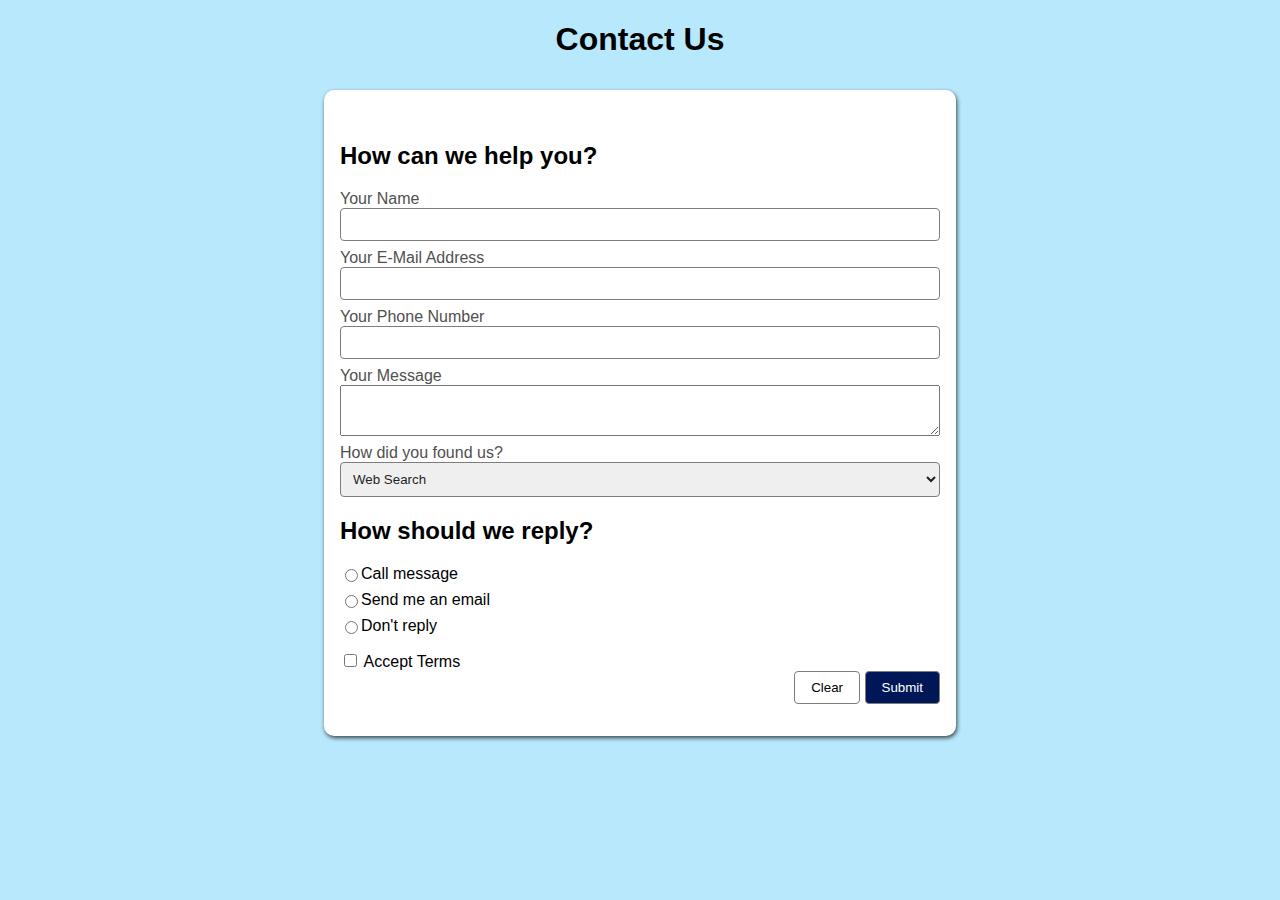
<file: Section10_Example/index.html>
<!DOCTYPE html>
<html lang="en">
  <head>
    <meta charset="UTF-8" />
    <meta name="viewport" content="width=device-width, initial-scale=1.0" />
    <link rel="stylesheet" href="./style.css" />
    <title>HTML Forms</title>
  </head>
  <body>
    <header><h1>Contact Us</h1></header>
    <main>
      <form action="/user-data" method="">
        <section>
          <h2>How can we help you?</h2>
          <ul>
            <li>
              <label for="username">Your Name</label>
              <input type="text" name="username" id="username" required />
            </li>
            <li>
              <label for="email">Your E-Mail Address</label>
              <input type="email" name="email" id="email" required />
            </li>
            <li>
              <label for="phonenumber">Your Phone Number</label>
              <input type="tel" name="phonenumber" id="phonenumber" required />
            </li>
            <li>
              <label for="message">Your Message</label>
              <textarea
                name="message"
                id="message"
                cols="30"
                rows="3"
              ></textarea>
            </li>
            <li>
              <label for="found">How did you found us?</label>
              <select name="found" id="found">
                <option value="search">Web Search</option>
                <option value="friend">Friend</option>
                <option value="ads">Ads</option>
              </select>
            </li>
          </ul>
        </section>
        <section class="reply-methods">
          <h2>How should we reply?</h2>
          <ul>
            <li>
              <input type="radio" name="reply" id="reply-call" />Call message
            </li>
            <li>
              <input type="radio" name="reply" id="reply-email" />Send me an
              email
            </li>
            <li>
              <input type="radio" name="reply" id="reply-none" />Don't reply
            </li>
          </ul>
        </section>
        <section>
          <input type="checkbox" name="accept-terms" id="accept-terms" />
          <label for="accept-terms">Accept Terms</label>
        </section>
        <section class="form-actions">
          <button type="reset">Clear</button>
          <button type="submit">Submit</button>
        </section>
      </form>
    </main>
  </body>
</html>
</file>
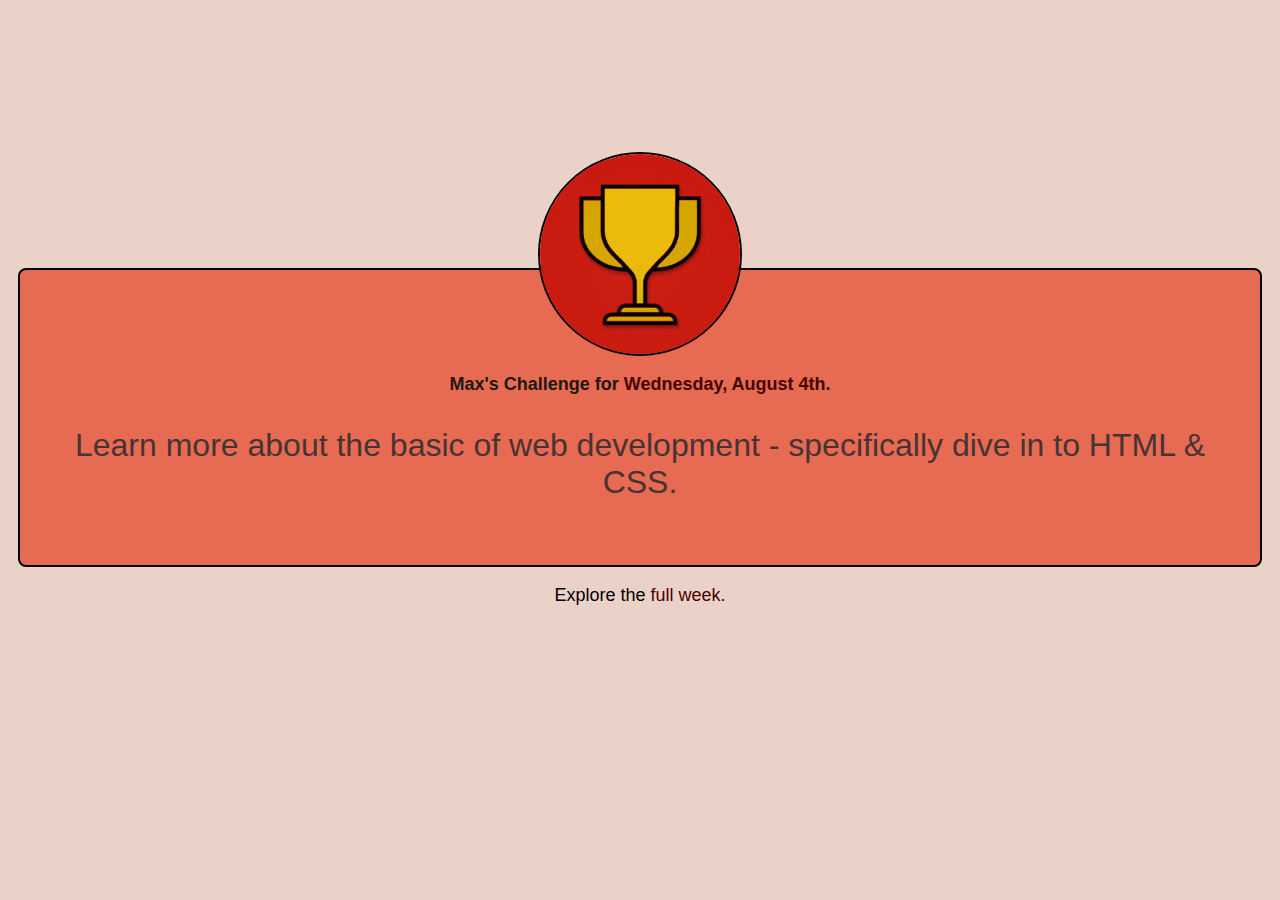
<file: Section3_Challenge/index.html>
<!DOCTYPE html>
<html lang="en">
  <head>
    <meta charset="UTF-8" />
    <meta http-equiv="X-UA-Compatible" content="IE=edge" />
    <meta name="viewport" content="width=device-width, initial-scale=1.0" />
    <title>First Challenge</title>
    <link rel="stylesheet" href="./style.css" />
  </head>
  <body>
    <header></header>
    <main>
      <div class="container">
        <div class="challenge-image__wrapper">
          <img src="./challenges-trophy.jpg" alt="" />
        </div>
        <h3 class="challenge-header">
          Max's Challenge for <span>Wednesday, August 4th</span>.
        </h3>
        <p class="challenge-content">
          Learn more about the basic of web development - specifically dive in
          to HTML & CSS.
        </p>
      </div>
    </main>
    <footer>
      <p class="challenge-footer">Explore the <span>full week.</span></p>
    </footer>
  </body>
</html>
</file>
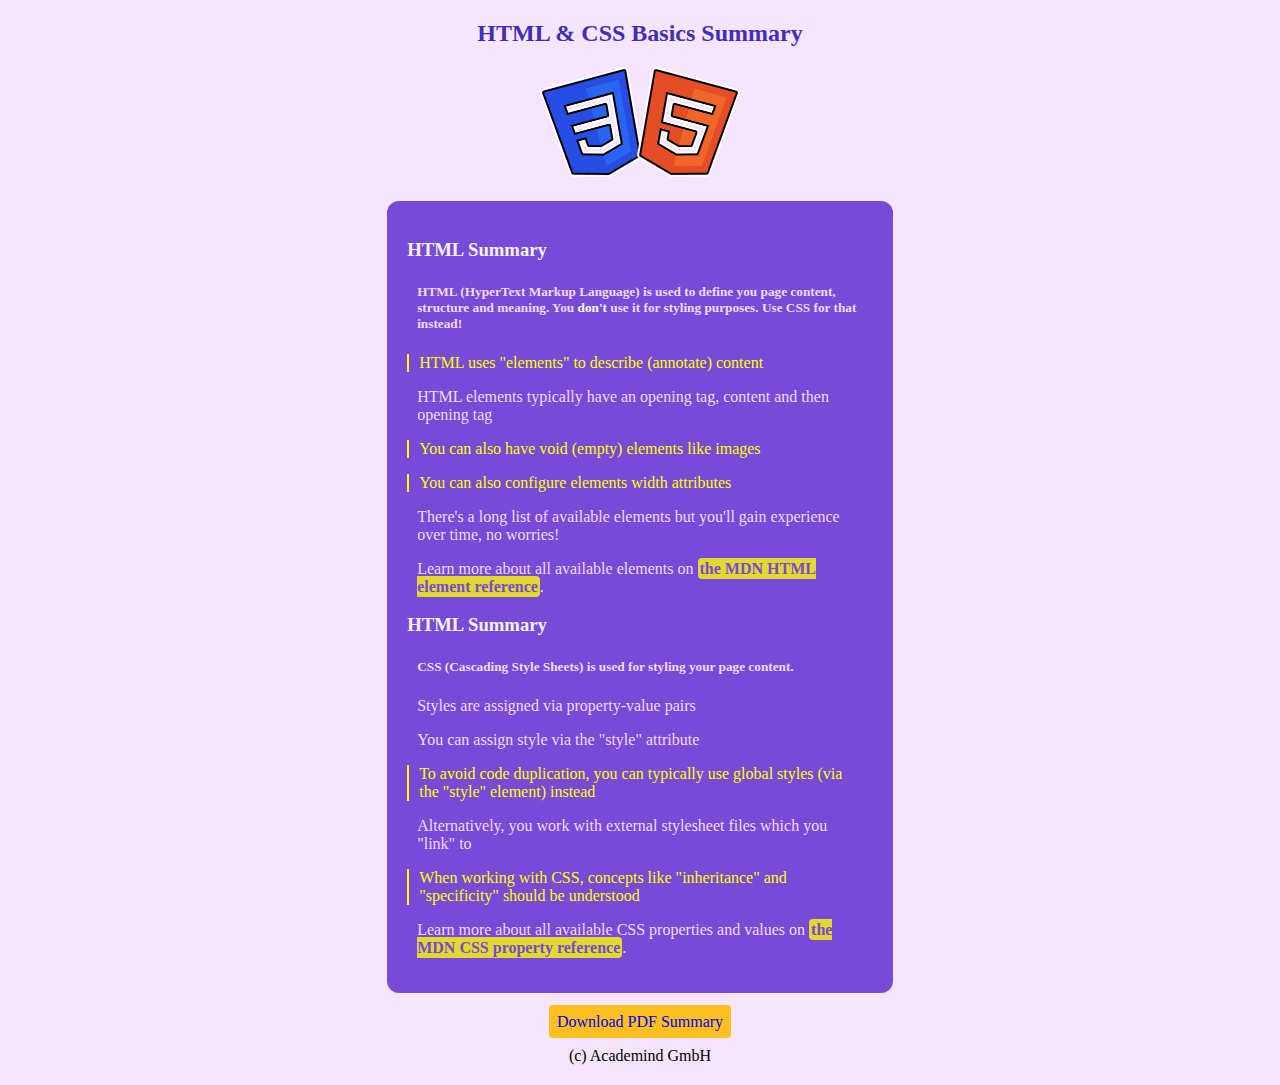
<file: Section4_Challenge/index.html>
<!DOCTYPE html>
<html lang="en">
  <head>
    <meta charset="UTF-8" />
    <meta http-equiv="X-UA-Compatible" content="IE=edge" />
    <meta name="viewport" content="width=device-width, initial-scale=1.0" />
    <title>HTML & CSS Basics Summary</title>
    <link rel="stylesheet" href="./style.css">
  </head>
  <body>
    <header>
      <h2 class="header-title">HTML & CSS Basics Summary</h2>
      <div class="header-logo__wrapper">
        <img src="./html-css.png" alt="" class="header-logo__image" />
      </div>
    </header>
    <main>
      <section>
        <h3>HTML Summary</h3>
        <h5>
          HTML (HyperText Markup Language) is used to define you page content,
          structure and meaning. You <span class="white-text">don't</span> use it for styling purposes. Use CSS for that instead!</h5>
        </h5>
        <p class="yellow-text yellow-left-border">HTML uses "elements" to describe (annotate) content</p>
        <p>HTML elements typically have an opening tag, content and then opening tag</p>
        <p class="yellow-text yellow-left-border">You can also have void (empty) elements like images</p>
        <p class="yellow-text yellow-left-border">You can also configure elements width attributes</p>
        <p>There's a long list of available elements but you'll gain experience over time, no worries!</p>
        <p>Learn more about all available elements on <a href="#">the MDN HTML element reference</a>.<p>
      </section>
      <section>
        <h3>HTML Summary</h3>
        <h5>
          CSS (Cascading Style Sheets) is used for styling your page content.</h5>
        </h5>
        <p>Styles are assigned via property-value pairs</p>
        <p>You can assign style via the "style" attribute</p>
        <p class="yellow-text yellow-left-border">To avoid code duplication, you can typically use global styles (via the "style" element) instead</p>
        <p>Alternatively, you work with external stylesheet files which you "link" to</p>
        <p class="yellow-text yellow-left-border">When working with CSS, concepts like "inheritance" and "specificity" should be understood</p>
        <p>Learn more about all available CSS properties and values on <a href="#">the MDN CSS property reference</a>.<p>
      </section>
    </main>
    <footer>
        <a href="./html-css-basics-summary.pdf" target="_blank">Download PDF Summary</a>
        <p>(c) Academind GmbH</p>
    </footer>
  </body>
</html>
</file>
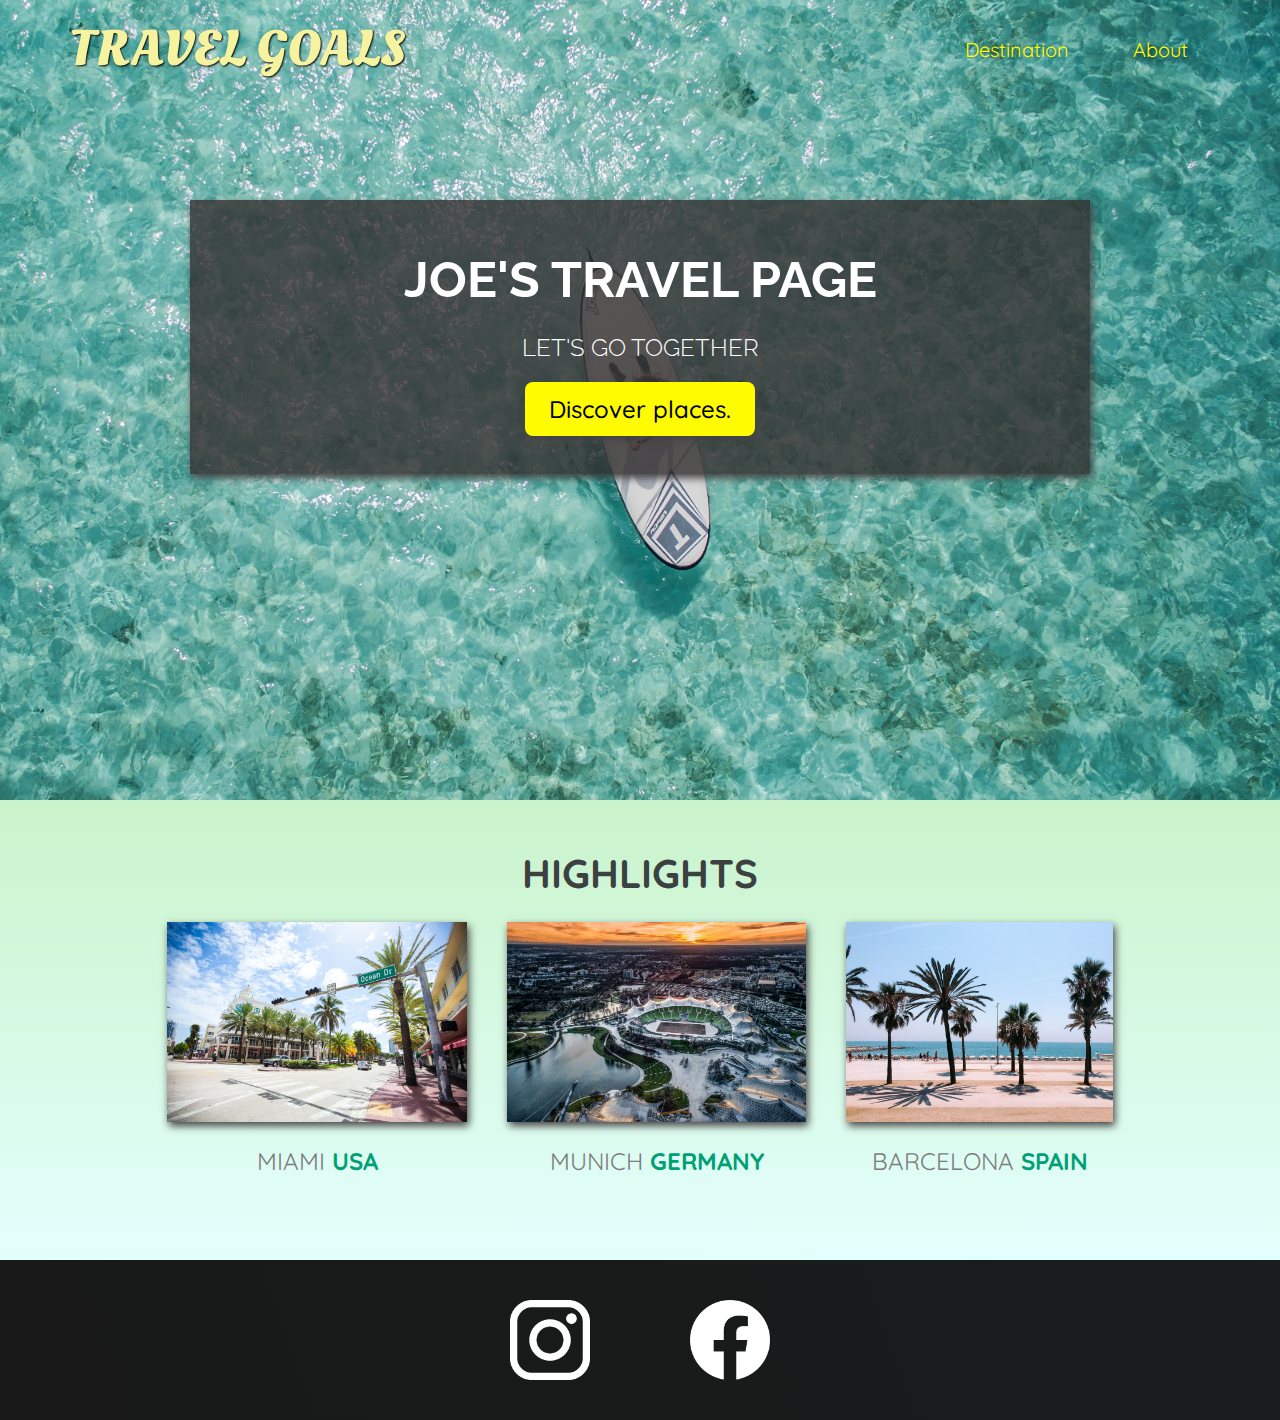
<file: Section7_Project/index.html>
<!DOCTYPE html>
<html lang="en">
  <head>
    <meta charset="UTF-8" />
    <meta http-equiv="X-UA-Compatible" content="IE=edge" />
    <meta name="viewport" content="width=device-width, initial-scale=1.0" />
    <link
      href="https://fonts.googleapis.com/css2?family=Raleway:wght@700&family=Oleo+Script:wght@700&family=Quicksand:wght@300;500;700&display=swap"
      rel="stylesheet"
    />
    <link rel="stylesheet" href="./shared.css" />
    <link rel="stylesheet" href="./style.css" />
    <title>Travel Goals</title>
  </head>
  <body>
    <header>
      <div id="page-logo">
        <a href="./index.html">Travel Goals</a>
      </div>
      <nav>
        <ul>
          <li><a href="./places.html">Destination</a></li>
          <li><a href="./about.html">About</a></li>
        </ul>
      </nav>
    </header>
    <main>
      <section id="hero">
        <div id="hero-content">
          <h1>Joe's Travel Page</h1>
          <p>Let's go together</p>
          <a href="./places.html">Discover places.</a>
        </div>
      </section>
      <section id="highlights">
        <h2>Highlights</h2>
        <ul id="destinations">
          <li class="destination">
            <img
              src="./images/places/miami.jpg"
              alt="Miami street on a sunny day"
            />
            <p>Miami <strong>USA</strong></p>
          </li>
          <li class="destination">
            <img
              src="./images/places/munich.jpg"
              alt="Munich stadium in winter"
            />
            <p>Munich <strong>Germany</strong></p>
          </li>
          <li class="destination">
            <img
              src="./images/places/barcelona.jpg"
              alt="Palm beach in Barcelona"
            />
            <p>Barcelona <strong>Spain</strong></p>
          </li>
        </ul>
      </section>
    </main>
    <footer>
      <ul>
        <li>
          <a href="https://instagram.com/"
            ><img src="./images/icons/insta.png" alt="Instagram logo"
          /></a>
        </li>
        <li>
          <a href="https://facebook.com/"
            ><img src="./images/icons/facebook.png" alt="Facebook logo"
          /></a>
        </li>
      </ul>
    </footer>
  </body>
</html>
</file>
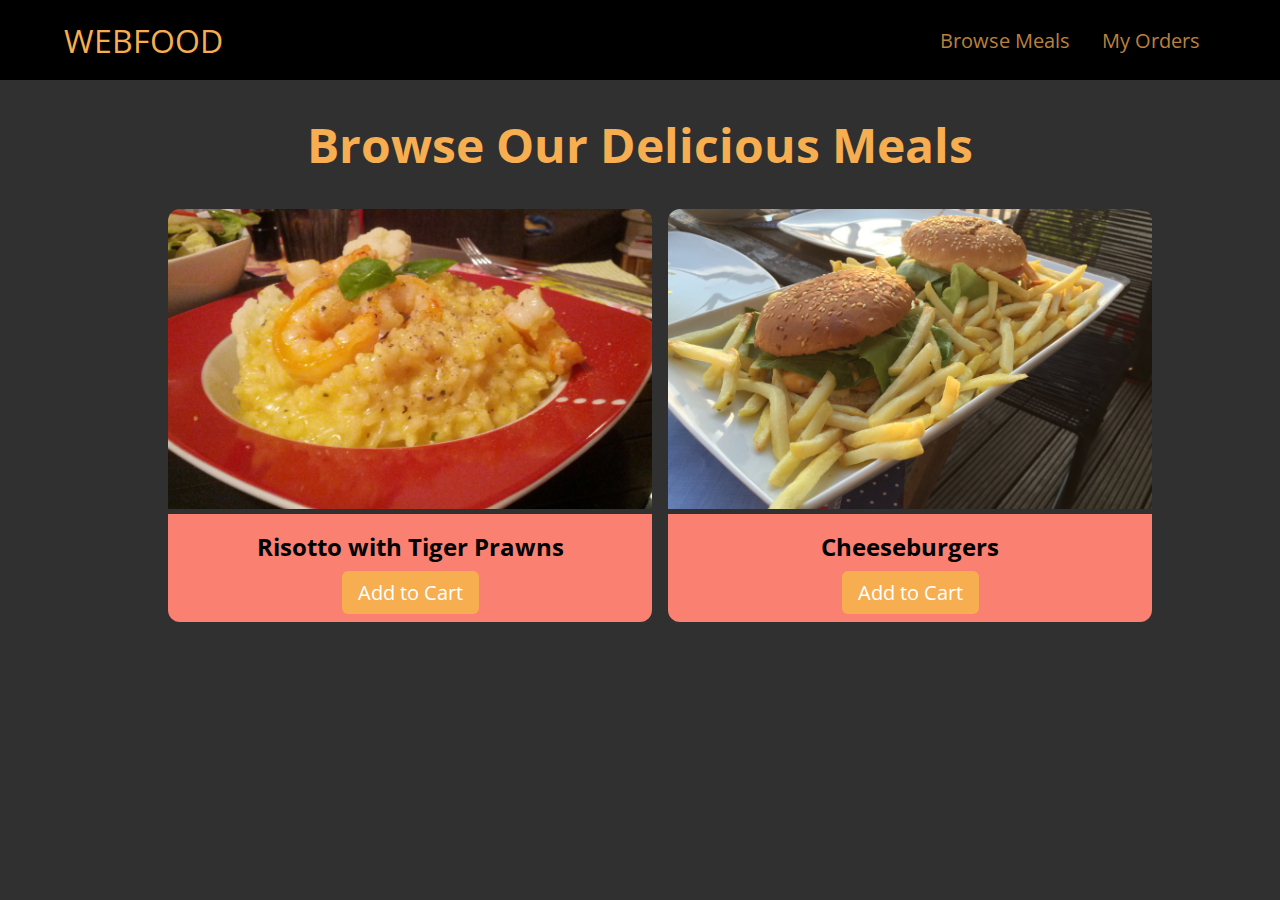
<file: Section8_Project/index.html>
<!DOCTYPE html>
<html lang="en">
  <head>
    <meta charset="UTF-8" />
    <meta http-equiv="X-UA-Compatible" content="IE=edge" />
    <meta name="viewport" content="width=device-width, initial-scale=1.0" />
    <title>WebFood</title>
    <link rel="preconnect" href="https://fonts.gstatic.com" />
    <link
      href="https://fonts.googleapis.com/css2?family=Open+Sans:wght@400;700&display=swap"
      rel="stylesheet"
    />
    <link rel="stylesheet" href="./style.css" />
    <link rel="stylesheet" href="./responsive.css" />
  </head>
  <body>
    <header id="main-header">
      <a href="./index.html" id="logo">WebFood</a>
      <nav>
        <ul>
          <li>
            <a href="">Browse Meals</a>
          </li>
          <li>
            <a href="">My Orders</a>
          </li>
        </ul>
      </nav>
      <a href="#side-drawer" class="menu-button">
        <span></span>
        <span></span>
        <span></span>
      </a>
    </header>
    <aside id="side-drawer">
      <header>
        <a href="#" class="menu-button">
          <span></span>
          <span></span>
          <span></span>
        </a>
      </header>
      <nav>
        <ul>
          <li>
            <a href="">Browse Meals</a>
          </li>
          <li>
            <a href="">My Orders</a>
          </li>
        </ul>
      </nav>
    </aside>
    <main>
      <h1>Browse Our Delicious Meals</h1>
      <section id="latest-products">
        <ul>
          <li class="food-item">
            <article>
              <img
                src="./images/risotto.jpg"
                alt="Delicious risotto with tiger prawns"
              />
              <div class="food-item-content">
                <h2>Risotto with Tiger Prawns</h2>
                <a href="#" class="btn">Add to Cart</a>
              </div>
            </article>
          </li>
          <li class="food-item">
            <article>
              <img
                src="./images/cheeseburgers.jpg"
                alt="Classic cheeseburgers with fries"
              />
              <div class="food-item-content">
                <h2>Cheeseburgers</h2>
                <a href="#" class="btn">Add to Cart</a>
              </div>
            </article>
          </li>
        </ul>
      </section>
    </main>
  </body>
</html>
</file>
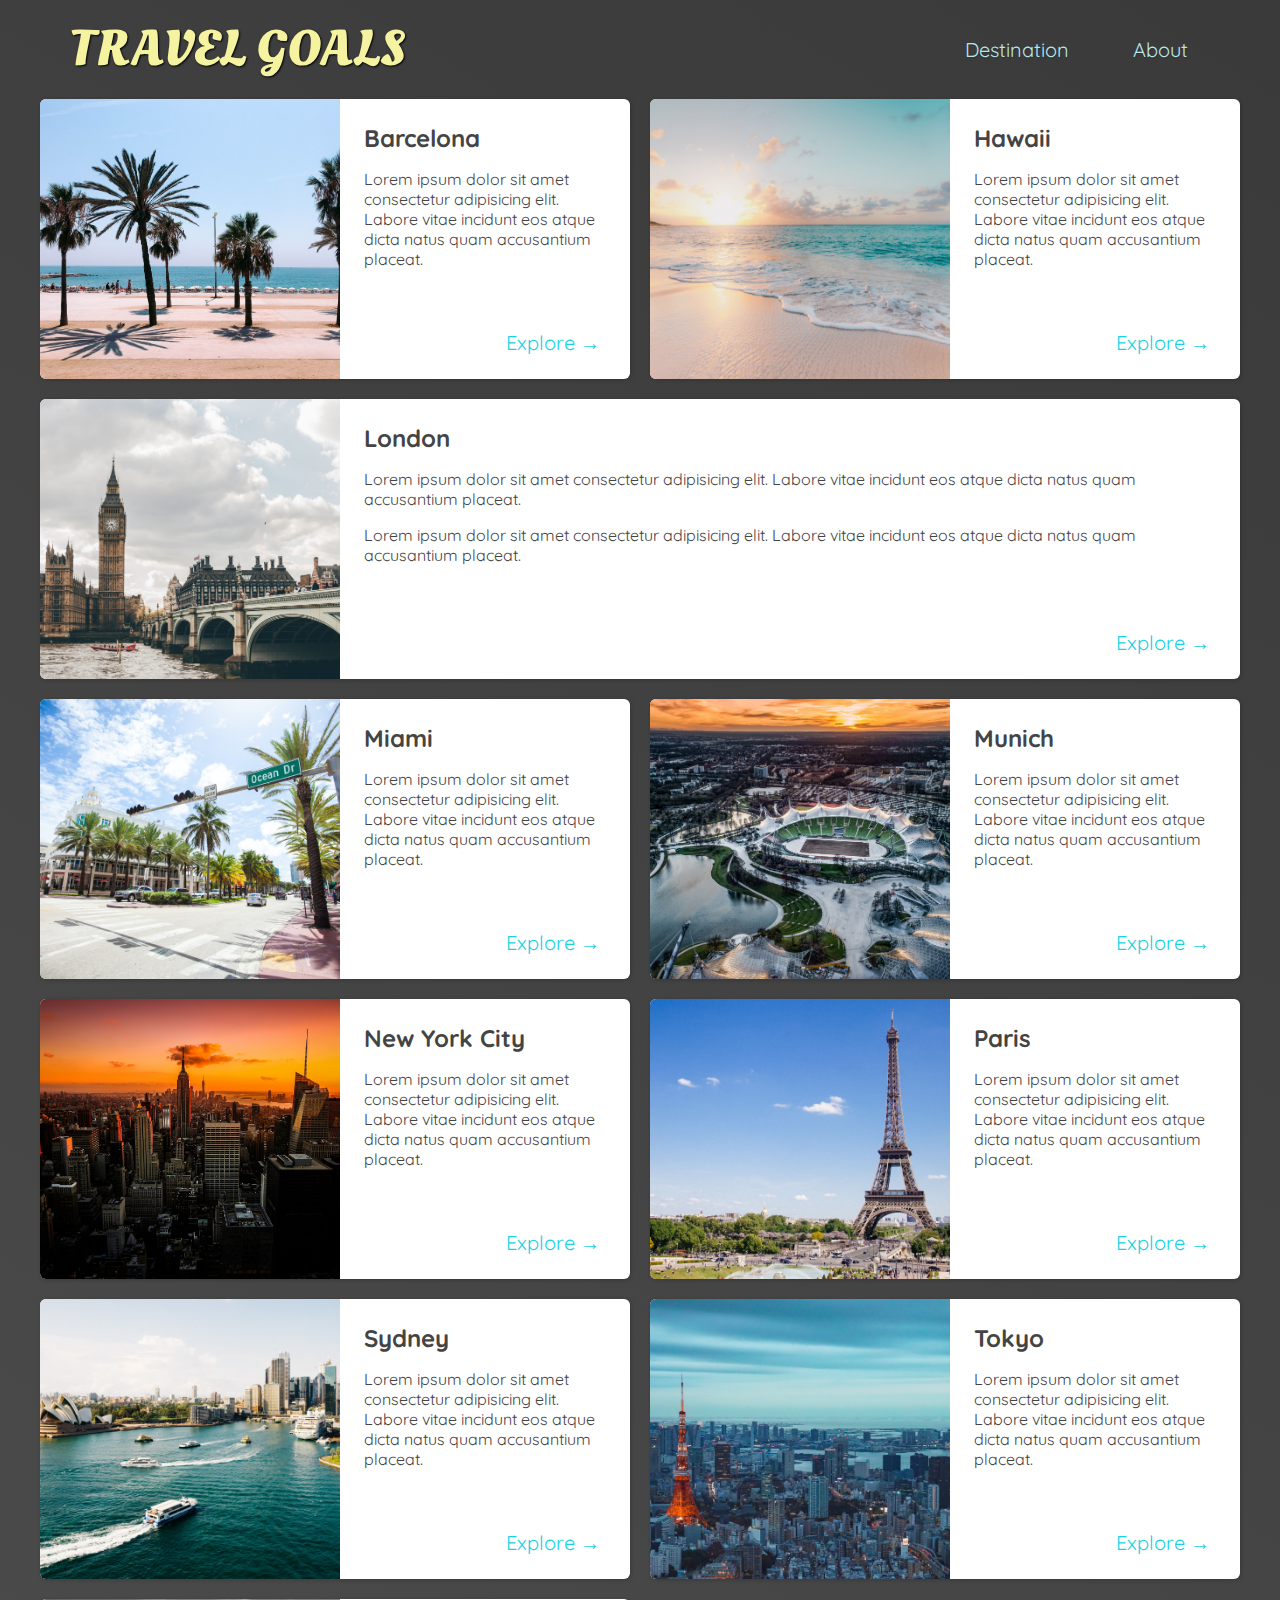
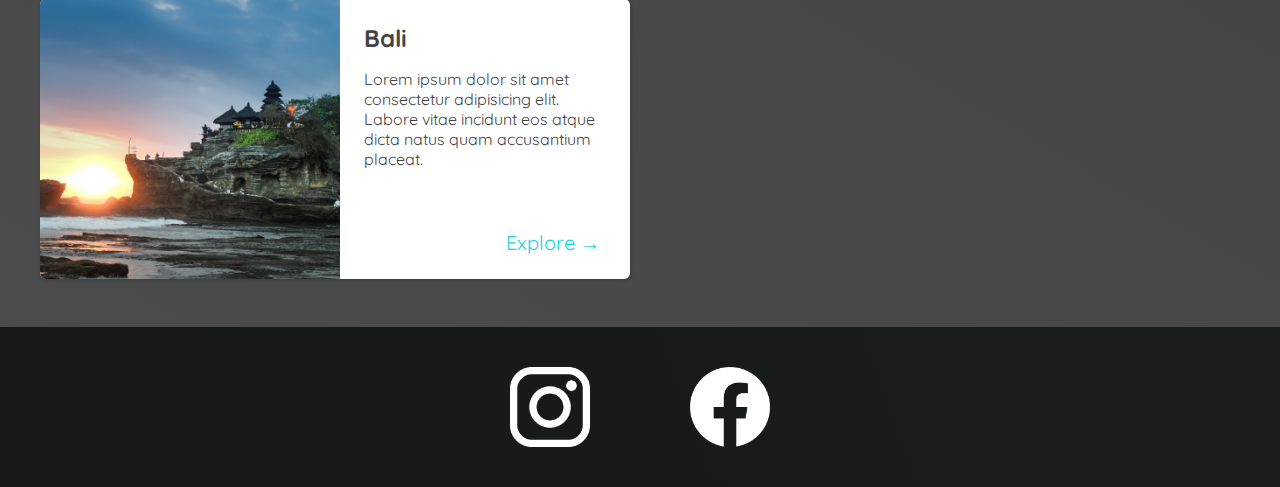
<file: Section7_Project/places.html>
<!DOCTYPE html>
<html lang="en">
  <head>
    <meta charset="UTF-8" />
    <meta http-equiv="X-UA-Compatible" content="IE=edge" />
    <meta name="viewport" content="width=device-width, initial-scale=1.0" />
    <link
      href="https://fonts.googleapis.com/css2?family=Raleway:wght@700&family=Oleo+Script:wght@700&family=Quicksand:wght@300;500;700&display=swap"
      rel="stylesheet"
    />
    <link rel="stylesheet" href="./shared.css" />
    <link rel="stylesheet" href="./places.css" />
    <title>Document</title>
  </head>
  <body>
    <header>
      <div id="page-logo">
        <a href="./index.html">Travel Goals</a>
      </div>
      <nav>
        <ul>
          <li><a href="./places.html">Destination</a></li>
          <li><a href="./about.html">About</a></li>
        </ul>
      </nav>
    </header>
    <main>
      <ul>
        <li>
          <img src="images/places/barcelona.jpg" alt="City of Barcelona" />
          <div class="item-content">
            <div>
              <h2>Barcelona</h2>
              <p>
                Lorem ipsum dolor sit amet consectetur adipisicing elit. Labore
                vitae incidunt eos atque dicta natus quam accusantium placeat.
              </p>
            </div>
            <div class="actions">
              <a href="https://en.wikipedia.org/wiki/Barcelona">Explore &#x2192</a>
            </div>
          </div>
        </li>
        <li>
          <img src="images/places/hawaii.jpg" alt="Hawaii beach" />
          <div class="item-content">
            <div>
              <h2>Hawaii</h2>
              <p>
                Lorem ipsum dolor sit amet consectetur adipisicing elit. Labore
                vitae incidunt eos atque dicta natus quam accusantium placeat.
              </p>
            </div>
            <div class="actions">
              <a href="hhttps://en.wikipedia.org/wiki/Hawaii">Explore &#x2192</a>
            </div>
          </div>
        </li>
        <li>
          <img src="images/places/london.jpg" alt="London city" />
          <div class="item-content">
            <div>
              <h2>London</h2>
              <p>
                Lorem ipsum dolor sit amet consectetur adipisicing elit. Labore
                vitae incidunt eos atque dicta natus quam accusantium placeat.
              </p>
              <p>
                Lorem ipsum dolor sit amet consectetur adipisicing elit. Labore
                vitae incidunt eos atque dicta natus quam accusantium placeat.
              </p>
            </div>
            <div class="actions">
              <a href="https://en.wikipedia.org/wiki/London">Explore &#x2192</a>
            </div>
          </div>
        </li>
        <li>
          <img src="images/places/miami.jpg" alt="Miami streets" />
          <div class="item-content">
            <div>
              <h2>Miami</h2>
              <p>
                Lorem ipsum dolor sit amet consectetur adipisicing elit. Labore
                vitae incidunt eos atque dicta natus quam accusantium placeat.
              </p>
            </div>
            <div class="actions">
              <a href="https://en.wikipedia.org/wiki/Miami">Explore &#x2192</a>
            </div>
          </div>
        </li>
        <li>
          <img src="images/places/munich.jpg" alt="Munich football stadium" />
          <div class="item-content">
            <div>
              <h2>Munich</h2>
              <p>
                Lorem ipsum dolor sit amet consectetur adipisicing elit. Labore
                vitae incidunt eos atque dicta natus quam accusantium placeat.
              </p>
            </div>
            <div class="actions">
              <a href="https://en.wikipedia.org/wiki/Munich">Explore &#x2192</a>
            </div>
          </div>
        </li>
        <li>
          <img src="images/places/new-york-city.jpg" alt="New York City skyline" />
          <div class="item-content">
            <div>
              <h2>New York City</h2>
              <p>
                Lorem ipsum dolor sit amet consectetur adipisicing elit. Labore
                vitae incidunt eos atque dicta natus quam accusantium placeat.
              </p>
            </div>
            <div class="actions">
              <a href="https://en.wikipedia.org/wiki/New_York_City"
                >Explore &#x2192</a
              >
            </div>
          </div>
        </li>
        <li>
          <img src="images/places/paris.jpg" alt="Paris city" />
          <div class="item-content">
            <div>
              <h2>Paris</h2>
              <p>
                Lorem ipsum dolor sit amet consectetur adipisicing elit. Labore
                vitae incidunt eos atque dicta natus quam accusantium placeat.
              </p>
            </div>
            <div class="actions">
              <a href="https://en.wikipedia.org/wiki/Paris">Explore &#x2192</a>
            </div>
          </div>
        </li>
        <li>
          <img src="images/places/sydney.jpg" alt="Sydney beach" />
          <div class="item-content">
            <div>
              <h2>Sydney</h2>
              <p>
                Lorem ipsum dolor sit amet consectetur adipisicing elit. Labore
                vitae incidunt eos atque dicta natus quam accusantium placeat.
              </p>
            </div>
            <div class="actions">
              <a href="https://en.wikipedia.org/wiki/Sydney">Explore &#x2192</a>
            </div>
          </div>
        </li>
        <li>
          <img src="images/places/tokyo.jpg" alt="Tokyo skyline" />
          <div class="item-content">
            <div>
              <h2>Tokyo</h2>
              <p>
                Lorem ipsum dolor sit amet consectetur adipisicing elit. Labore
                vitae incidunt eos atque dicta natus quam accusantium placeat.
              </p>
            </div>
            <div class="actions">
              <a href="https://en.wikipedia.org/wiki/Tokyo">Explore &#x2192</a>
            </div>
          </div>
        </li>
        <li>
          <img src="images/places/bali.jpg" alt="Bali beach" />
          <div class="item-content">
            <div>
              <h2>Bali</h2>
              <p>
                Lorem ipsum dolor sit amet consectetur adipisicing elit. Labore
                vitae incidunt eos atque dicta natus quam accusantium placeat.
              </p>
            </div>
            <div class="actions">
              <a href="https://en.wikipedia.org/wiki/Bali">Explore &#x2192</a>
            </div>
          </div>
        </li>
      </ul>
    </main>
    <footer>
      <ul>
        <li>
          <a href="https://instagram.com/"
            ><img src="./images/icons/insta.png" alt="Instagram logo"
          /></a>
        </li>
        <li>
          <a href="https://facebook.com/"
            ><img src="./images/icons/facebook.png" alt="Facebook logo"
          /></a>
        </li>
      </ul>
    </footer>
  </body>
</html>
</file>
<file: Section10_Example/style.css>
:root {
  --color-primary-400: rgb(125, 125, 125);
  --color-primary-600: rgb(80, 80, 80);
  --color-primary-900: rgb(31, 31, 31);
}
body {
  font-family: Sans-serif;
  background-color: rgb(183, 232, 252);
}
header h1 {
  text-align: center;
}
form {
  width: 600px;

  padding: 2rem 1rem;
  margin: 2rem auto;

  background-color: #fff;
  box-shadow: 1px 2px 4px rgba(0, 0, 0, 0.7);
  border-radius: 10px;
}
form ul {
  list-style: none;
  padding: 0;
  margin: 0;
}
form ul li {
  display: flex;
  flex-direction: column;
  margin-top: 0.5rem;
}
form ul li h2 {
  color: var(--color-primary-900);
}
form ul li label {
  color: var(--color-primary-600);
}
form ul li input {
  color: var(--color-primary-600);
  padding: 0.5rem;
  outline: none;
  border: 0.5px solid var(--color-primary-400);
  border-radius: 4px;
}
form ul li select {
  color: var(--color-primary-900);
  padding: 0.5rem;
  outline: none;
  border: 0.5px solid var(--color-primary-400);
  border-radius: 4px;
}

.reply-methods {
  margin: 1rem 0;
}
.reply-methods li {
  display: flex;
  flex-direction: row;
}
.form-actions {
  text-align: right;
}
.form-actions button {
  padding: 0.5rem 1rem;
  border-radius: 4px;
  border: 0.5px solid var(--color-primary-400);
}
.form-actions button[type="reset"] {
  background-color: #fff;
}
.form-actions button[type="submit"] {
  background-color: rgb(0, 23, 87);
  color: white;
}
</file>
<file: Section3_Challenge/style.css>
body {
  padding: 10px;
  background-color: rgb(235, 210, 200);
  font-family: "Gill Sans", "Gill Sans MT", Calibri, "Trebuchet MS", sans-serif;

  display: flex;
  flex-direction: column;
  align-items: center;
  text-align: center;
}
main,
footer {
  display: flex;
}
.container {
  margin-top: 250px;
  background-color: rgb(231, 107, 82);
  padding: 2rem;

  border: 2px solid black;
  border-radius: 8px;
}
.challenge-image__wrapper {
  /* margin-top: -50%; */
  display: flex;
  align-items: center;
  justify-content: center;
}
.challenge-image__wrapper img {
  margin-top: -150px;
  border: 2px solid black;
  border-radius: 50%;
  width: 200px;
}

.challenge-header {
  font-size: 18px;
  color: hsl(15, 23%, 10%);
}
.challenge-header span {
  font-size: 18px;
  color: hsl(2, 97%, 14%);
}
.challenge-content {
  font-size: 32px;
  color: hsl(357, 16%, 24%);
}
.challenge-footer,
.challenge-footer span {
  font-size: 18px;
}
.challenge-footer span {
  color: hsl(2, 97%, 14%);
}
</file>
<file: Section4_Challenge/style.css>
a {
  text-decoration: none;
}
body {
  text-align: center;
  background-color: rgb(245, 229, 255);
}
header h2 {
  color: rgb(68, 44, 187);
}

header .header-logo__wrapper img {
  width: 200px;
}
main {
  background-color: rgb(119, 74, 216);
  border-radius: 12px;
  padding: 20px;
  text-align: left;
  margin: 0 30%;
}
section h3 {
  color: rgb(245, 241, 254);
}
section p,
h5 {
  color: rgb(241, 220, 255);
  padding: 0 10px;
}
section a {
  color: rgb(119, 74, 216);
  background-color: #ffff00c9;
  padding: 2px;
  border-radius: 4px;
  font-weight: 900;
}
header,
footer {
  margin: 20px 0;
}
footer a {
  padding: 8px;
  border-radius: 4px;
  background-color: rgb(255, 191, 28);
}
.yellow-text {
  color: yellow;
}
.yellow-left-border {
  border-left: 2px solid yellow;
}
.white-text {
  color: white;
}
</file>
<file: Section7_Project/shared.css>
body {
  font-family: "Quicksand", sans-serif;
  margin: 0;
}

#page-logo a {
  padding: 10px;

  font-family: "Oleo Script", sans-serif;
  font-weight: 800;
  font-size: 50px;

  color: rgb(245, 243, 160);
  text-decoration: none;
  text-transform: uppercase;
  text-shadow: 1px 1px 2px rgb(0, 0, 0);
}

ul {
  list-style: none;
  margin: 0;
  padding: 0;
}
header {
  display: flex;
  justify-content: space-between;
  align-items: center;
  padding: 15px 60px;
  position: absolute;
  width: 100%;
  box-sizing: border-box;
}
header ul {
  display: flex;
  justify-content: space-evenly;
}
header li {
  margin: 20px;
}
header a {
  color: rgb(255, 251, 0);
  text-decoration: none;
  font-size: 20px;
  padding: 12px;
  text-shadow: 1px 1px 2px rgba(0, 0, 0, 0.2);
  border-radius: 6px;
}
header nav a:hover {
  color: rgb(77, 77, 77);
  background-color: rgb(255, 251, 0);
}

footer {
  background: linear-gradient(70deg, rgb(24, 24, 24), rgb(25, 29, 29));
}

footer ul {
  display: flex;
  justify-content: center;
  padding: 40px;
}

footer li {
  width: 80px;
  height: 80px;
  margin: 0 50px;
}

footer img {
  width: 100%;
  height: 100%;
}
</file>
<file: Section7_Project/style.css>
#hero {
  background-image: url(./images/places/ocean.jpg);
  background-position: center;
  background-size: cover;

  height: 800px;
}
#hero-content {
  width: 900px;
  margin: 0 auto;
  padding: 50px 0;

  background-color: rgba(51, 47, 47, 0.8);
  box-shadow: 2px 4px 8px rgb(68, 67, 67);

  text-align: center;

  position: relative;
  top: 200px;
}

#hero-content h1 {
  color: white;
  text-transform: uppercase;
  font-size: 50px;
  font-family: "Raleway", sans-serif;
  margin: 0;
}
#hero-content p {
  color: white;
  text-transform: uppercase;
  font-family: "Raleway", sans-serif;
  font-weight: 300;
  font-size: 24px;
  margin-bottom: 32px;
}
#hero-content a {
  text-decoration: none;
  background-color: rgb(255, 251, 0);
  padding: 12px 24px;
  border-radius: 8px;

  box-shadow: 2px 4px 8px rgb(68, 67, 67);
  color: black;

  font-size: 24px;
  font-weight: 500;
}

#highlights {
  padding: 24px;
  background: linear-gradient(0deg, rgb(227, 255, 253), rgba(202, 243, 203));
}

#highlights h2 {
  text-transform: uppercase;
  text-align: center;
  font-size: 40px;
  color: rgb(59, 65, 64);
  margin: 24px 0;
}

#destinations {
  display: flex;
  width: 90%;
  margin: auto;
  margin-bottom: 40px;
  justify-content: center;
}

.destination {
  margin: 0 20px;
  text-transform: uppercase;
}

.destination img {
  height: 200px;
  width: 100%;
  box-shadow: 2px 4px 8px rgb(68, 67, 67);
  object-fit: cover;
}

.destination p {
  text-align: center;
  font-size: 24px;
  color: rgb(123, 123, 123);
  margin: 20px 0;
}

.destination strong {
  color: rgb(0, 160, 117);
}
</file>
<file: Section8_Project/style.css>
body {
  font-family: "Open Sans", sans-serif;
  margin: 0;
  text-align: center;
  background-color: rgb(48, 48, 48);
}
ul {
  list-style: none;
}
a {
  text-decoration: none;
}
#main-header {
  height: 5rem;
  display: flex;
  justify-content: space-between;
  align-items: center;
  background-color: black;
  color: rgb(247, 174, 80);
  padding: 0 5%;
}
#logo {
  font-size: 2rem;
  text-transform: uppercase;
  color: rgb(247, 174, 80);
}
.menu-button {
  width: 3rem;
  height: 3rem;

  display: flex;
  flex-direction: column;
  justify-content: space-around;
}
.menu-button span {
  width: 100%;
  height: 3px;
  background-color: white;
}
#main-header ul {
  display: flex;
}
#main-header li {
  margin: 0 1rem;
}
#main-header nav a {
  font-size: 1.25rem;
  color: rgba(247, 175, 80, 0.753);
}
#main-header nav a:hover,
#main-header nav a:active {
  color: rgb(247, 174, 80);
}
.menu-button {
  display: none;
}
#side-drawer {
  width: 100%;
  height: 100%;
  background-color: rgb(29, 26, 27);
  position: fixed;
  top: 0;
  left: 0;
  display: none;
}
#side-drawer:target {
  display: block;
}
#side-drawer header {
  height: 5rem;
  display: flex;
  justify-content: flex-end;
  align-items: center;
  padding: 0 5%;
}
#side-drawer ul {
  list-style: none;
  margin: 0;
  padding: 4rem 1rem;
  display: flex;
  flex-direction: column;
  align-items: center;
}
#side-drawer li {
  margin: 1rem 0;
}
#side-drawer li a {
  color: rgb(253, 239, 213);
  font-size: 2.5rem;
}

main h1 {
  font-size: 3rem;
  color: rgb(247, 174, 80);
}

#latest-products {
  width: 80%;
  margin: 2rem auto;
}
#latest-products ul {
  display: grid;
  grid-template-columns: 1fr 1fr;
  gap: 1rem;
}
.food-item {
  overflow: hidden;
  border-radius: 12px;
}
.food-item-content {
  background-color: salmon;
  padding: 1rem;
}
.food-item img {
  height: 300px;
  width: 100%;
  object-fit: cover;
}
.food-item h2 {
  margin: 0 0 1rem 0;
}
.food-item-content .btn {
  color: white;
  background-color: rgb(247, 174, 80);
  padding: 0.5rem 1rem;
  border-radius: 6px;
  font-size: 1.25rem;
}
</file>
<file: Section8_Project/responsive.css>
@media (max-width: 48rem) {
  #main-header nav {
    display: none;
  }
  main h1 {
    font-size: 2rem;
  }
  #latest-products ul {
    grid-template-columns: 1fr;
  }
  .menu-button {
    display: flex;
  }
}
</file>
<file: Section7_Project/places.css>
body {
  background: linear-gradient(30deg, rgb(77, 77, 77), rgb(58, 58, 58));
  color: rgb(68, 68, 68);
}

#page-log a,
header nav a {
  color: rgb(183, 230, 235);
}
header nav a:hover {
  background-color: rgb(183, 230, 235);
  color: rgb(58, 58, 58);
}
header {
  position: static;
}

main ul {
  width: 1200px;
  margin: 0 auto 48px auto;

  display: grid;
  grid-template-columns: 1fr 1fr;
  gap: 20px 20px;
}
main li:nth-of-type(3) {
  grid-column: 1 / span 2;
}

main li {
  display: flex;
  background-color: #fff;
  box-shadow: 1px 1px 4px rgba(0, 0, 0, 0.2);
  border-radius: 6px;
  overflow: hidden;
}
main li img {
  width: 300px;
  height: 280px;
  object-fit: cover;
}
.item-content {
  padding: 24px;
  display: flex;
  flex-direction: column;
  justify-content: space-between;
}
.item-content h2 {
  margin: 0;
}
.item-content .actions {
  text-align: right;
}
.actions a {
  color: rgb(22, 211, 228);
  text-decoration: none;
  padding: 6px;
  font-size: 20px;
  border-radius: 6px;
}
.actions a:hover {
  background-color: rgb(235, 253, 255);
}
</file>
